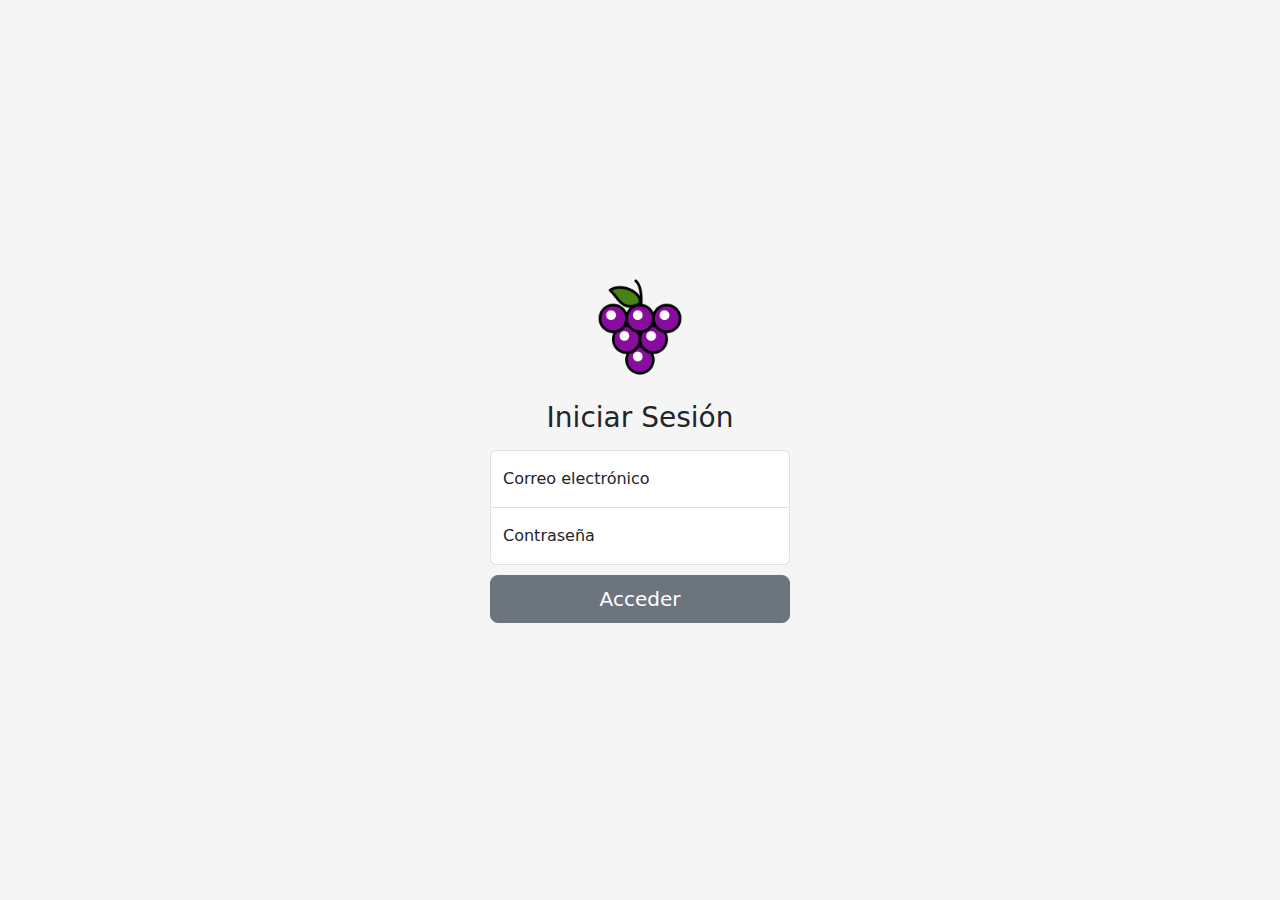
<file: index.html>
<!DOCTYPE html>
<html lang="es">

<head>
    <meta charset="UTF-8">
    <meta name="viewport" content="width=device-width, initial-scale=1.0">
    <title>OVA</title>

    <!-- CSS Bootstrap -->
    <!-- <link href="vista/css/bootstrap.min.css" rel="stylesheet"> -->
    <link href="https://cdn.jsdelivr.net/npm/bootstrap@5.3.3/dist/css/bootstrap.min.css" rel="stylesheet"
        integrity="sha384-QWTKZyjpPEjISv5WaRU9OFeRpok6YctnYmDr5pNlyT2bRjXh0JMhjY6hW+ALEwIH" crossorigin="anonymous">

    <!-- Favicons -->
    <link rel="icon" type="image/x-icon" href="vista/img/uva.ico">

    <meta name="theme-color" content="#7952b3">


    <style>
        .bd-placeholder-img {
            font-size: 1.125rem;
            text-anchor: middle;
            -webkit-user-select: none;
            -moz-user-select: none;
            user-select: none;
        }

        @media (min-width: 768px) {
            .bd-placeholder-img-lg {
                font-size: 3.5rem;
            }
        }
    </style>


    <!-- CSS -->
    <link href="vista/css/login.css" rel="stylesheet">

</head>

<body class="text-center">

    <main class="form-signin">
        <form action="vista/pages/home.html">
            <img class="mb-4" src="vista/img/uva_logo.png" alt="" width="100" height="100">
            <h1 class="h3 mb-3 fw-normal">Iniciar Sesión</h1>

            <div class="form-floating">
                <input name="email" type="email" class="form-control" id="floatingInput" placeholder="name@example.com">
                <label for="floatingInput">Correo electrónico</label>
            </div>
            <div class="form-floating">
                <input name="password" type="password" class="form-control" id="floatingPassword"
                    placeholder="Contraseña">
                <label for="floatingPassword">Contraseña</label>
            </div>

            <button class="w-100 btn btn-lg btn-secondary" type="submit">Acceder</button>
        </form>
    </main>

    <!-- js Bootstrap -->
    <!-- <script src="vista/js/bootstrap.bundle.min.js"></script> -->
    <script src="https://cdn.jsdelivr.net/npm/bootstrap@5.3.3/dist/js/bootstrap.bundle.min.js"
        integrity="sha384-YvpcrYf0tY3lHB60NNkmXc5s9fDVZLESaAA55NDzOxhy9GkcIdslK1eN7N6jIeHz"
        crossorigin="anonymous"></script>

</body>

</html>
</file>
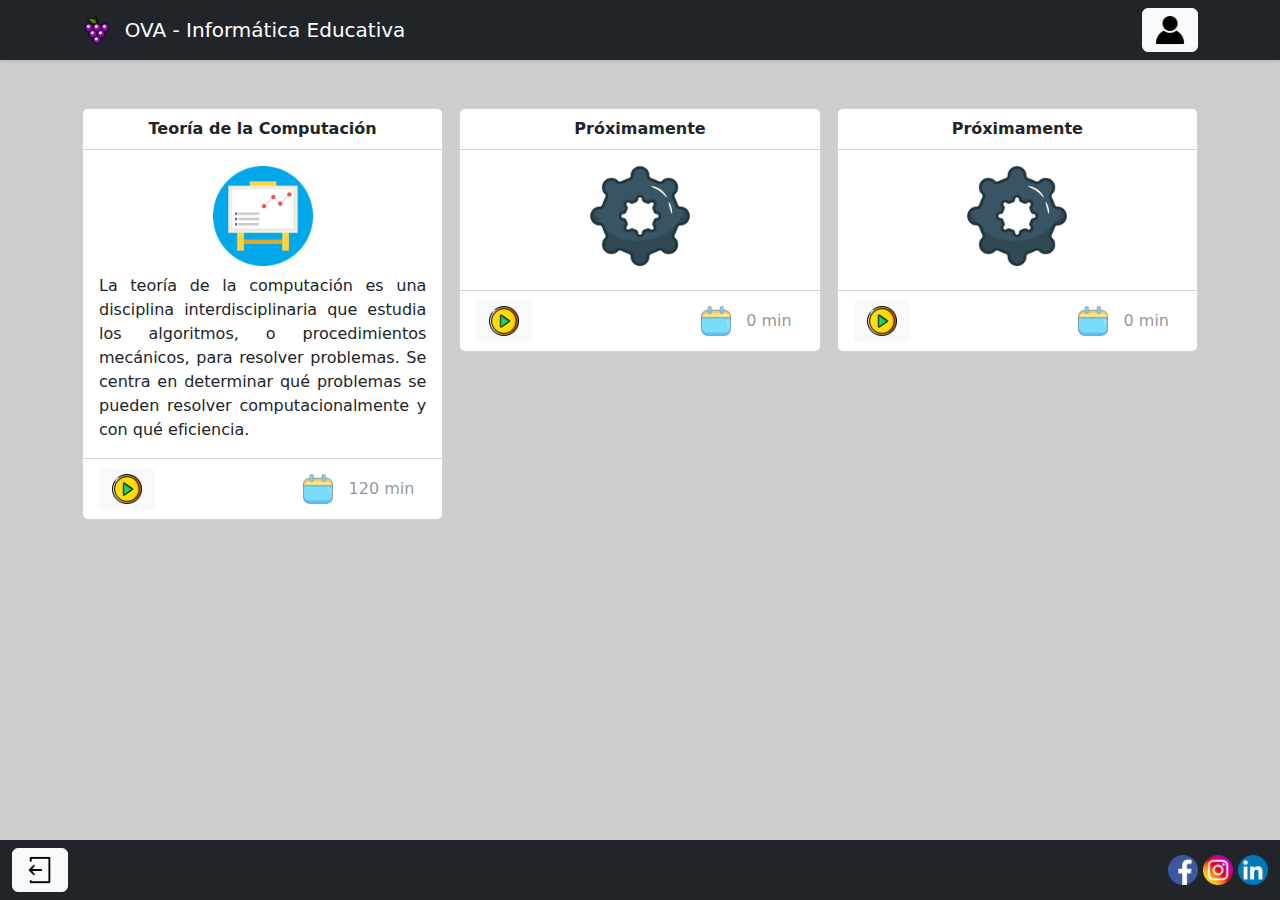
<file: vista/pages/home.html>
<!DOCTYPE html>
<html lang="es">

<head>
    <meta charset="UTF-8">
    <meta name="viewport" content="width=device-width, initial-scale=1.0">
    <title>OVA</title>

    <!-- CSS Bootstrap -->
    <link href="https://cdn.jsdelivr.net/npm/bootstrap@5.3.3/dist/css/bootstrap.min.css" rel="stylesheet"
        integrity="sha384-QWTKZyjpPEjISv5WaRU9OFeRpok6YctnYmDr5pNlyT2bRjXh0JMhjY6hW+ALEwIH" crossorigin="anonymous">

    <!-- Favicons -->
    <link rel="icon" type="image/x-icon" href="../img/uva.ico">


</head>

<body style="background-color: #cdcdcd;">

    <!-- Barra superior -->
    <header class="sticky-top" data-bs-theme="dark">
        <div class="navbar navbar-dark bg-dark shadow-sm">
            <div class="container">
                <a class="navbar-brand d-flex align-items-center">
                    <img src="../img/uva_logo.png" alt="" width="30" height="30" class="d-inline-block align-text-top">
                    &nbsp;&nbsp;OVA - Informática Educativa
                </a>
                <form class="d-flex" action="#">
                    <button class="btn btn-light" type="submit"><img src="../img/usuario.png" width="30"
                            height="30"></button>
                </form>
            </div>
        </div>
    </header>


    <!-- Tarjetas para cada OVA -->
    <div class="album py-5">
        <div class="container">
            <div class="row row-cols-1 row-cols-sm-2 row-cols-md-3 g-3">
                <div class="col">
                    <div class="card mb-3" style="max-width: 50rem;">
                        <div class="card-header bg-transparent text-center"><b>Teoría de la Computación</b></div>
                        <div class="card-body">
                            <h5 class="card-" style="text-align: center;"><img src="../img/graph_logo.png" width="100"
                                    height="100"></h5>
                            <p class="card-text" style="text-align: justify;">La teoría de la computación es una
                                disciplina interdisciplinaria que
                                estudia los algoritmos, o procedimientos mecánicos, para resolver problemas. Se centra
                                en determinar qué problemas se pueden resolver computacionalmente y con qué eficiencia.
                            </p>
                        </div>
                        <div class="card-footer bg-transparent">
                            <form class="" action="nivel1_1.html">
                                <div class="d-flex justify-content-between align-items-center">
                                    <div class="">
                                        <button class="btn btn-light" type="submit"><img src="../img/play_logo.png"
                                                alt="" width="30" height="30"></button>
                                    </div>
                                    <small class="text-body-secondary"><button class="btn" style="border: 0cap;"
                                            disabled><img src="../img/date_logo.png" alt="" width="30"
                                                height="30">&nbsp;&nbsp;
                                            120 min</button>
                                    </small>
                                </div>
                            </form>
                        </div>
                    </div>
                </div>
                <div class="col">
                    <div class="card mb-3" style="max-width: 50rem;">
                        <div class="card-header bg-transparent text-center"><b>Próximamente</b></div>
                        <div class="card-body">
                            <h5 class="card-" style="text-align: center;"><img src="../img/construction_logo.png"
                                    width="100" height="100"></h5>
                            <p class="card-text" style="text-align: justify;"></p>
                        </div>
                        <div class="card-footer bg-transparent">
                            <form class="" action="">
                                <div class="d-flex justify-content-between align-items-center">
                                    <div class="">
                                        <button class="btn btn-light" type="submit"><img src="../img/play_logo.png"
                                                alt="" width="30" height="30"></button>
                                    </div>
                                    <small class="text-body-secondary"><button class="btn" style="border: 0cap;"
                                            disabled><img src="../img/date_logo.png" alt="" width="30"
                                                height="30">&nbsp;&nbsp;
                                            0 min</button>
                                    </small>
                                </div>
                            </form>
                        </div>
                    </div>
                </div>
                <div class="col">
                    <div class="card mb-3" style="max-width: 50rem;">
                        <div class="card-header bg-transparent text-center"><b>Próximamente</b></div>
                        <div class="card-body">
                            <h5 class="card-" style="text-align: center;"><img src="../img/construction_logo.png"
                                    width="100" height="100"></h5>
                            <p class="card-text" style="text-align: justify;"></p>
                        </div>
                        <div class="card-footer bg-transparent">
                            <form class="" action="">
                                <div class="d-flex justify-content-between align-items-center">
                                    <div class="">
                                        <button class="btn btn-light" type="submit"><img src="../img/play_logo.png"
                                                alt="" width="30" height="30"></button>
                                    </div>
                                    <small class="text-body-secondary"><button class="btn" style="border: 0cap;"
                                            disabled><img src="../img/date_logo.png" alt="" width="30"
                                                height="30">&nbsp;&nbsp;
                                            0 min</button>
                                    </small>
                                </div>
                            </form>
                        </div>
                    </div>
                </div>
            </div>
        </div>
    </div>

    <!-- Barra Inferior -->
    <nav class="navbar fixed-bottom navbar-dark bg-dark shadow-sm">
        <div class="container-fluid">
            <form class="d-flex" action="../../index.html">
                <button class="btn btn-light" type="submit"><img src="../img/exit_logo.png" alt="" width="30"
                        height="30"></button>
            </form>
            <form class="d-flex">
                <a href=""><img src="../img/facebook_logo.png" alt="" width="30" height="30"></a>
                &nbsp;
                <a href=""><img src="../img/instagram_logo.png" alt="" width="30" height="30"></a>
                &nbsp;
                <a href=""><img src="../img/linkedin_logo.png" alt="" width="30" height="30"></a>
            </form>
        </div>
    </nav>

    <!-- js Bootstrap -->
    <script src="https://cdn.jsdelivr.net/npm/bootstrap@5.3.3/dist/js/bootstrap.bundle.min.js"
        integrity="sha384-YvpcrYf0tY3lHB60NNkmXc5s9fDVZLESaAA55NDzOxhy9GkcIdslK1eN7N6jIeHz"
        crossorigin="anonymous"></script>
</body>

</html>
</file>
<file: vista/css/login.css>
html,
body {
  height: 100%;
}

body {
  display: flex;
  align-items: center;
  padding-top: 40px;
  padding-bottom: 40px;
  background-color: #f5f5f5;
}

.form-signin {
  width: 100%;
  max-width: 330px;
  padding: 15px;
  margin: auto;
}

.form-signin .checkbox {
  font-weight: 400;
}

.form-signin .form-floating:focus-within {
  z-index: 2;
}

.form-signin input[type="email"] {
  margin-bottom: -1px;
  border-bottom-right-radius: 0;
  border-bottom-left-radius: 0;
}

.form-signin input[type="password"] {
  margin-bottom: 10px;
  border-top-left-radius: 0;
  border-top-right-radius: 0;
}
</file>
